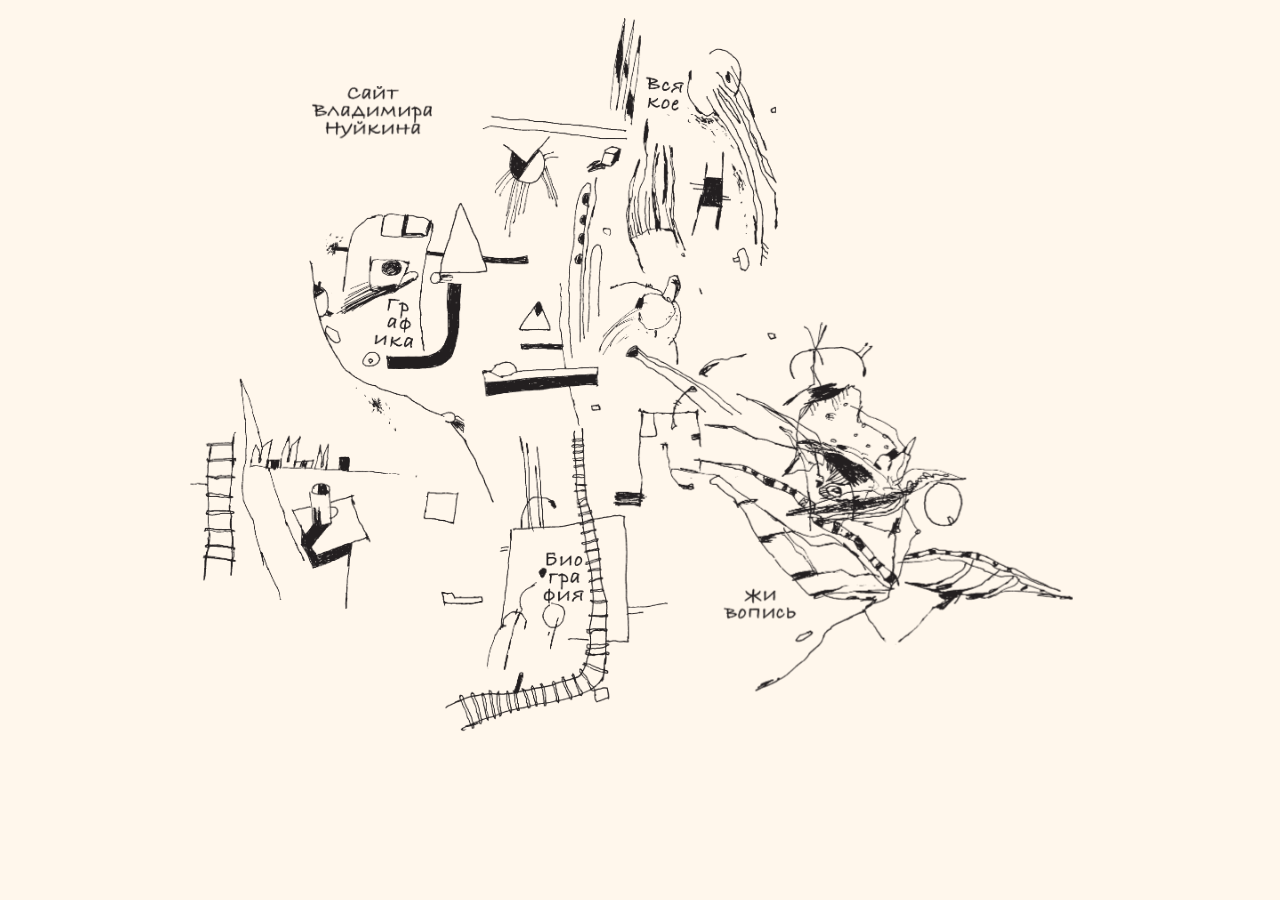
<file: index.html>
<!DOCTYPE html>
<html lang="ru">
<head>
    <meta charset="UTF-8">
    <meta name="viewport" content="width=device-width, initial-scale=1">
    <title>Нуйкин Владимир Дмитриевич</title>
    <link rel="stylesheet" href="/css/styles.css">
    <link rel="stylesheet" href="/css/animation.css">
    <link rel="icon" href="/assets/images/favicon.ico" type="image/x-icon">
</head>
<body>

<div class="desktop-layout">
    <div class="image-container">
        <div class="image-wrapper"
             id="title-wrapper"
             style="top: 10%; left:23%;"
        >
            <img src="/assets/images/main/title.png" alt="Сайт Владимира Дмитриевича" class="hover-image">
        </div>

        <div class="image-wrapper" style="top: 0%; left: 37%;" onclick="animateTransition('/misc.html')">
            <img src="/assets/images/main/miscellaneous.png" alt="Всякое" class="hover-image">
        </div>

        <div class="image-wrapper" style="top: 27%; left: 13%;" onclick="animateTransition('/graphics.html')">
            <img src="/assets/images/main/graphics.png" alt="Графика" class="hover-image">
        </div>

        <div class="image-wrapper" style="top: 60%; left: 34%;" onclick="animateTransition('/bio.html')">
            <img src="/assets/images/main/biography.png" alt="Биография" class="hover-image">
        </div>

        <div class="image-wrapper" style="top: 44.5%; left: 46%;"onclick="animateTransition('/painting.html')">
            <img src="/assets/images/main/painting.png" alt="Живопись" class="hover-image">
        </div>
    </div>
</div>

<script src="/js/collage.js"></script>
<script src="/js/animation.js"></script>

</body>
</html>
</file>
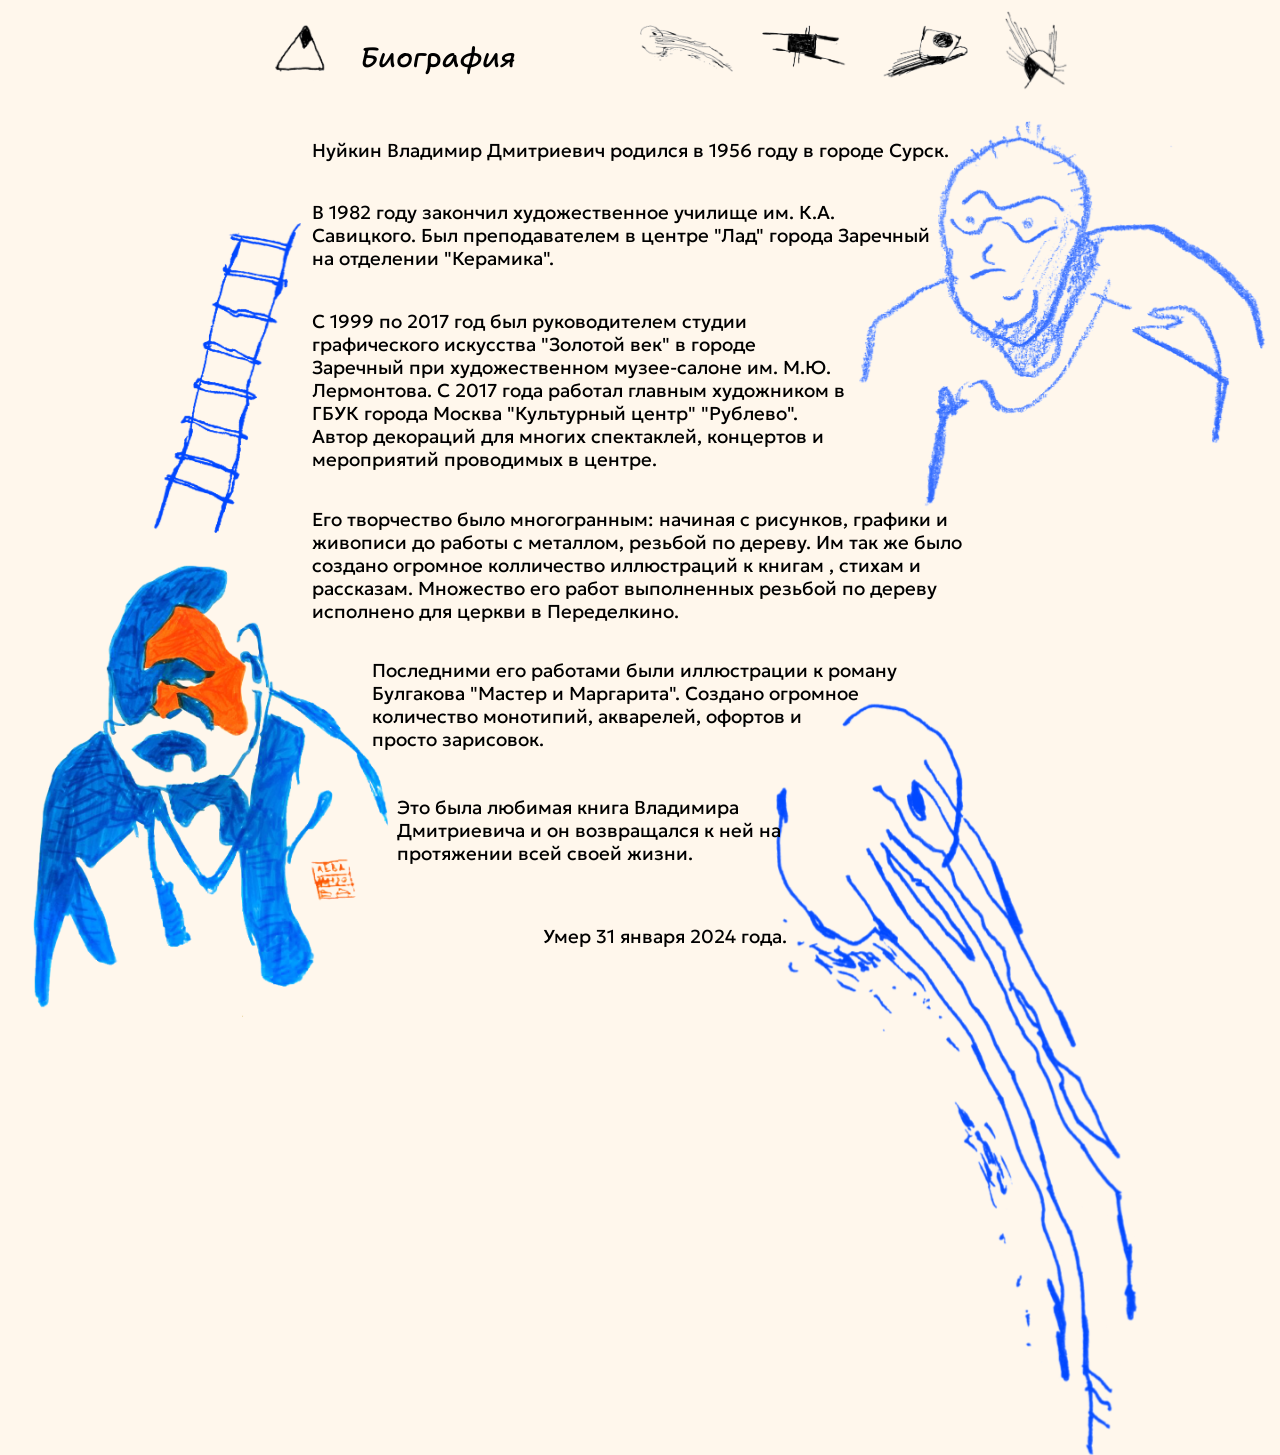
<file: bio.html>
<!DOCTYPE html>
<html lang="ru">
<head>
    <meta charset="UTF-8">
    <meta name="viewport" content="width=device-width, initial-scale=1">
    <title>Биография | Нуйкин Владимир Дмитриевич</title>
    <link href="https://fonts.googleapis.com/css2?family=Caveat:wght@300..700&family=Geologica:wght@100..900&family=Shantell+Sans:ital,wght@0,300..800;1,300..800&display=swap&subset=cyrillic"
          rel="stylesheet">
    <link rel="stylesheet" href="/css/styles.css">
    <link rel="stylesheet" href="/css/animation.css">
    <link rel="icon" href="/assets/images/favicon.ico" type="image/x-icon">
</head>
<body>

<div class="desktop-layout">
    <div class="image-container">
        <div class="image-wrapper" style="top: 1%; left: 20%;" onclick="animateTransition('/index.html')">
            <img src="/assets/images/pictograms/main.png" alt="Главная" class="hover-image">
        </div>
        <div class="image-wrapper" style="top: 1%; left: 50%;" onclick="animateTransition('/bio.html')">
            <img src="/assets/images/pictograms/bio.png" alt="Биография" class="hover-image">
        </div>
        <div class="image-wrapper" style="top: 1%; left: 60%;" onclick="animateTransition('/graphics.html')">
            <img src="/assets/images/pictograms/graphics.png" alt="Графика" class="hover-image">
        </div>
        <div class="image-wrapper" style="top: 1%; left: 70%;" onclick="animateTransition('/painting.html')">
            <img src="/assets/images/pictograms/painting.png" alt="Живопись" class="hover-image">
        </div>
        <div class="image-wrapper" style="top: -1%; left: 80%;" onclick="animateTransition('/misc.html')">
            <img src="/assets/images/pictograms/miscellaneous.png" alt="Всякое" class="hover-image">
        </div>

        <div class="image-wrapper no-hover" style="top: 30%; left: 10%;">
            <img src="/assets/images/bio/pic2.png" alt="Лестница" class="hover-image">
        </div>
        <div class="image-wrapper no-hover" style="top: 15%; left: 68%;">
            <img src="/assets/images/bio/port2.png" alt="ВД" class="hover-image">
        </div>
        <div class="image-wrapper no-hover" style="top: 80%; left: 0%;">
            <img src="/assets/images/bio/port1.png" alt="ВД" class="hover-image">
        </div>
        <div class="image-wrapper no-hover" style="top: 100%; left: 60%;">
            <img src="/assets/images/bio/pic1.png" alt="Комета" class="hover-image">
        </div>

        <div class="content-placeholder">
            <div class="text-wrapper"
                 style="top: -1%; left: 27%;"
                 data-original-font-size="62"
            >
                <p>Биография</p>
            </div>

            <div class="text-wrapper"
                 style="top: 15%; left: 23%;"
                 data-original-font-size="42"
                 data-original-max-width="1500px"
            >
                <p>
                    Нуйкин Владимир Дмитриевич родился в 1956 году в городе Сурск.
                </p>
            </div>

            <div class="text-wrapper"
                 style="top: 24%; left: 23%;"
                 data-original-font-size="42"
                 data-original-max-width="1400px"
            >
                <p>
                    В 1982 году закончил художественное училище им. К.А. Савицкого. Был преподавателем в центре
                    "Лад" города Заречный на отделении "Керамика".
                </p>
            </div>

            <div class="text-wrapper"
                 style="top: 40%; left: 23%;"
                 data-original-font-size="42"
                 data-original-max-width="1200px"
            >
                <p>
                    С 1999 по 2017 год был руководителем студии графического искусства "Золотой век" в городе
                    Заречный при
                    художественном музее-салоне им. М.Ю. Лермонтова. С 2017 года работал главным художником в ГБУК
                    города
                    Москва "Культурный центр" "Рублево". Автор декораций для многих спектаклей, концертов и
                    мероприятий
                    проводимых в центре.
                </p>
            </div>

            <div class="text-wrapper"
                 style="top: 69%; left: 23%;"
                 data-original-font-size="42"
                 data-original-max-width="1500px"
            >
                <p>
                    Его творчество было многогранным: начиная с рисунков, графики и живописи до работы с металлом,
                    резьбой
                    по дереву. Им так же было создано огромное колличество иллюстраций к книгам , стихам и рассказам.
                    Множество его работ выполненных резьбой по дереву исполнено для церкви в Переделкино.
                </p>
            </div>
            <div class="text-wrapper"
                 style="top: 91%; left: 28%;"
                 data-original-font-size="42"
                 data-original-max-width="1200px"
            >
                <p>
                    Последними его работами были иллюстрации к роману Булгакова "Мастер и Маргарита". Создано огромное
                    количество монотипий, акварелей, офортов и <br>просто зарисовок.
                </p>
            </div>
            <div class="text-wrapper"
                 style="top: 111%; left: 30%;"
                 data-original-font-size="42"
                 data-original-max-width="900px"
            >
                <p>
                    Это была любимая книга Владимира
                    Дмитриевича и он возвращался к ней на протяжении всей своей жизни.
                </p>
            </div>

            <div class="text-wrapper"
                 style="top: 130%; left: 42%; "
                 data-original-font-size="42"
                 data-original-max-width="1500px"
            >
                <p>
                    Умер 31 января 2024 года.
                </p>
            </div>
        </div>

    </div>
</div>

<script src="/js/collage.js"></script>
<script src="/js/animation.js"></script>

</body>
</html>
</file>
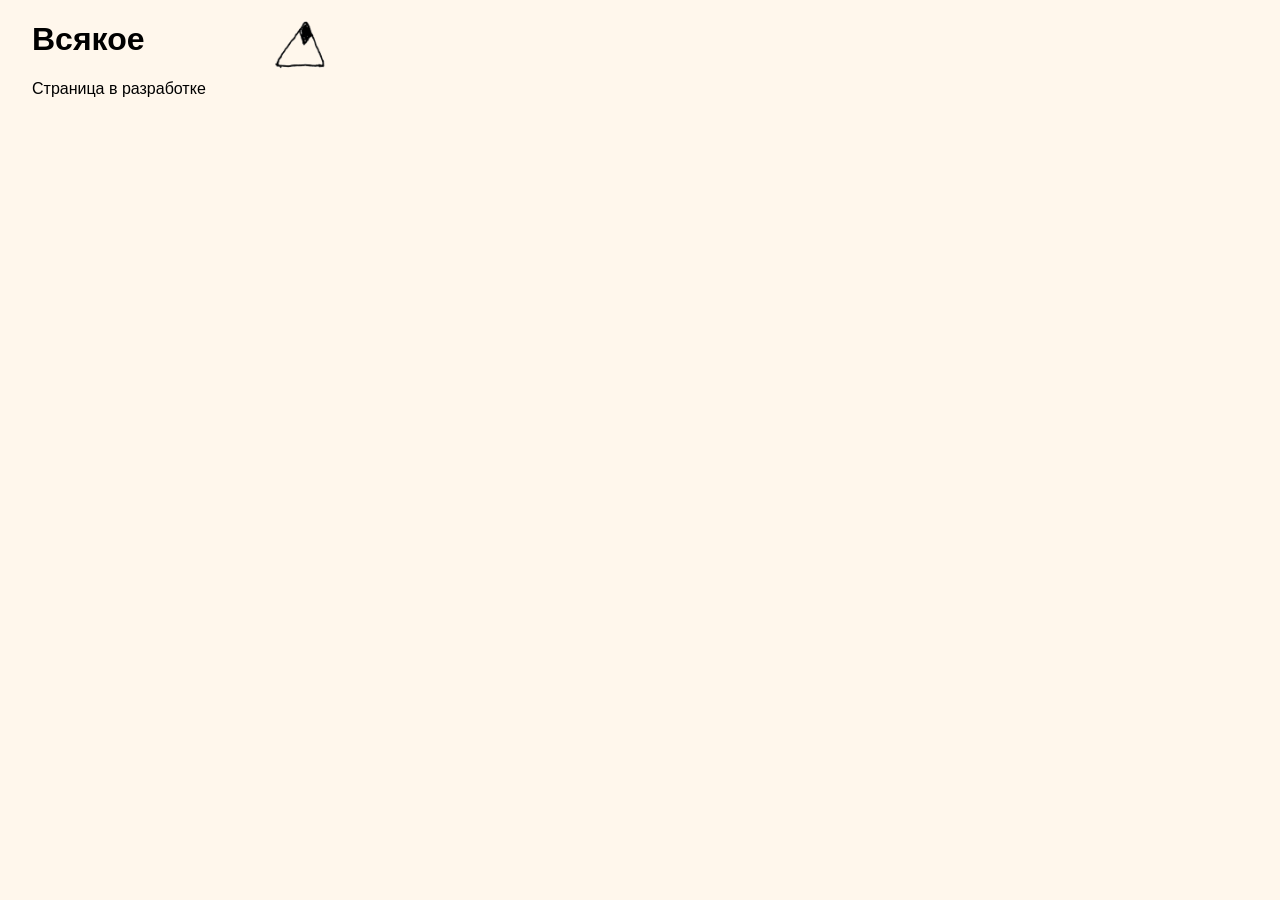
<file: misc.html>
<!DOCTYPE html>
<html lang="ru">
<head>
    <meta charset="UTF-8">
    <meta name="viewport" content="width=device-width, initial-scale=1">
    <title>Всякое | Нуйкин Владимир Дмитриевич</title>
    <link rel="stylesheet" href="/css/styles.css">
    <link rel="stylesheet" href="/css/animation.css">
    <link rel="icon" href="/assets/images/favicon.ico" type="image/x-icon">
</head>
<body>

<div class="desktop-layout">
    <div class="image-container">
        <div class="image-wrapper" style="top: 0%; left: 20%;" onclick="animateTransition('/index.html')">
            <img src="/assets/images/pictograms/main.png" alt="Главная" class="hover-image">
        </div>

        <h1 class="biography-title">Всякое</h1>
        <div class="content-placeholder">
            <p>Страница в разработке</p>
        </div>

    </div>
</div>

<script src="/js/collage.js"></script>
<script src="/js/animation.js"></script>

</body>
</html>
</file>
<file: css/styles.css>
/* Main styles */
body {
    background-color: #fff7ec;
    margin: 0;
    padding: 0;
    font-family: sans-serif;
    box-sizing: border-box;
}

*, *:before, *:after {
    box-sizing: inherit;
}

/* Image container */
.image-container {
    position: relative;
    max-width: 1366px;
    margin: 2vh auto;
    width: 95%;
    aspect-ratio: 1366/768;
    height: 0;
    padding-top: calc(768 / 1366 * 100%);
    /*border: 1px solid red;*/
}

/* aspect-ratio support in modern browsers */
@supports (aspect-ratio: 16/9) {
    .image-container {
        height: auto;
        padding-top: 0;
    }
}

/* Image wrapper */
.image-wrapper {
    backface-visibility: hidden;
    perspective: 1000px;
    position: absolute;
    transform-origin: center;
    transition: transform 0.3s ease,
    width 0.3s ease,
    height 0.3s ease;
}

.hover-image {
    display: block;
    width: 100%;
    height: auto;
    transition: transform 0.3s ease; /* Добавили переход для изображения */
}

.content-placeholder {
    text-align: left;
    color: #000000;
}

.text-wrapper {
    position: absolute;
    transition: all 0.3s ease;
    margin-right: 100px;
}

.text-wrapper p {
    font-family:  'Geologica', sans-serif
}

/*header*/
.text-wrapper:first-child p {
    font-family: 'Shantell Sans', cursive;
    font-style: italic;
    font-weight: 500;
}
</file>
<file: css/animation.css>
.image-wrapper {
    --anim-scale: 1;
    --anim-rotate: 0deg;
    --anim-translate-x: 0px;
    --anim-translate-y: 0px;
    transition: all 0.3s ease;
}

@keyframes chaos-animation {
    0% {
        transform:
                translate(0, 0)
                rotate(0deg)
                scale(1);
        opacity: 1;
    }
    50% {
        transform:
                translate(
                        calc(var(--anim-translate-x) * 1.5),
                        calc(var(--anim-translate-y) * 1.5)
                )
                rotate(var(--anim-rotate))
                scale(var(--anim-scale));
        opacity: 0.8;
    }
    100% {
        transform:
                translate(0, 0)
                rotate(0deg)
                scale(1);
        opacity: 1;
    }
}

.chaos-active {
    animation: chaos-animation 3s cubic-bezier(0.68, -0.55, 0.27, 1.55) both;
}

body.fade-out {
    animation: fadeOut 0.5s forwards;
}

@keyframes fadeOut {
    from {
        opacity: 1;
    }
    to {
        opacity: 0;
    }
}
</file>
